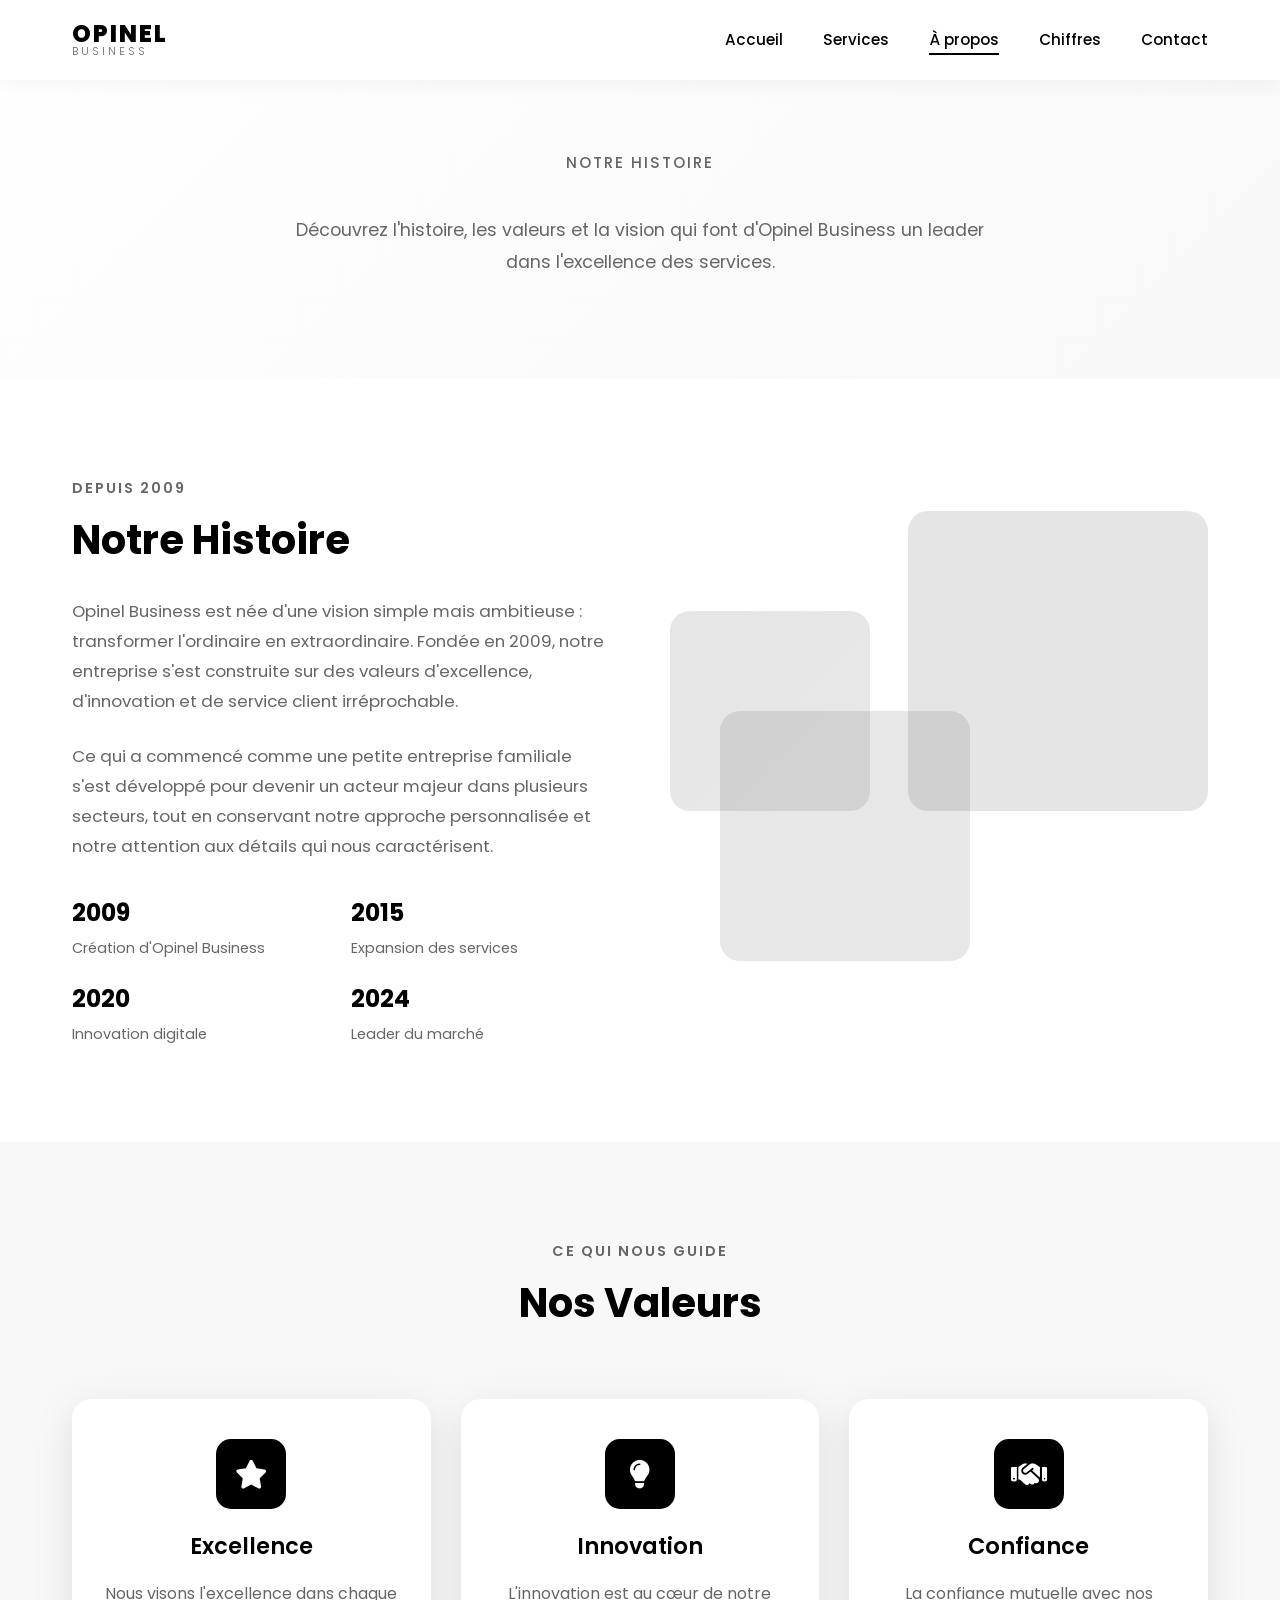
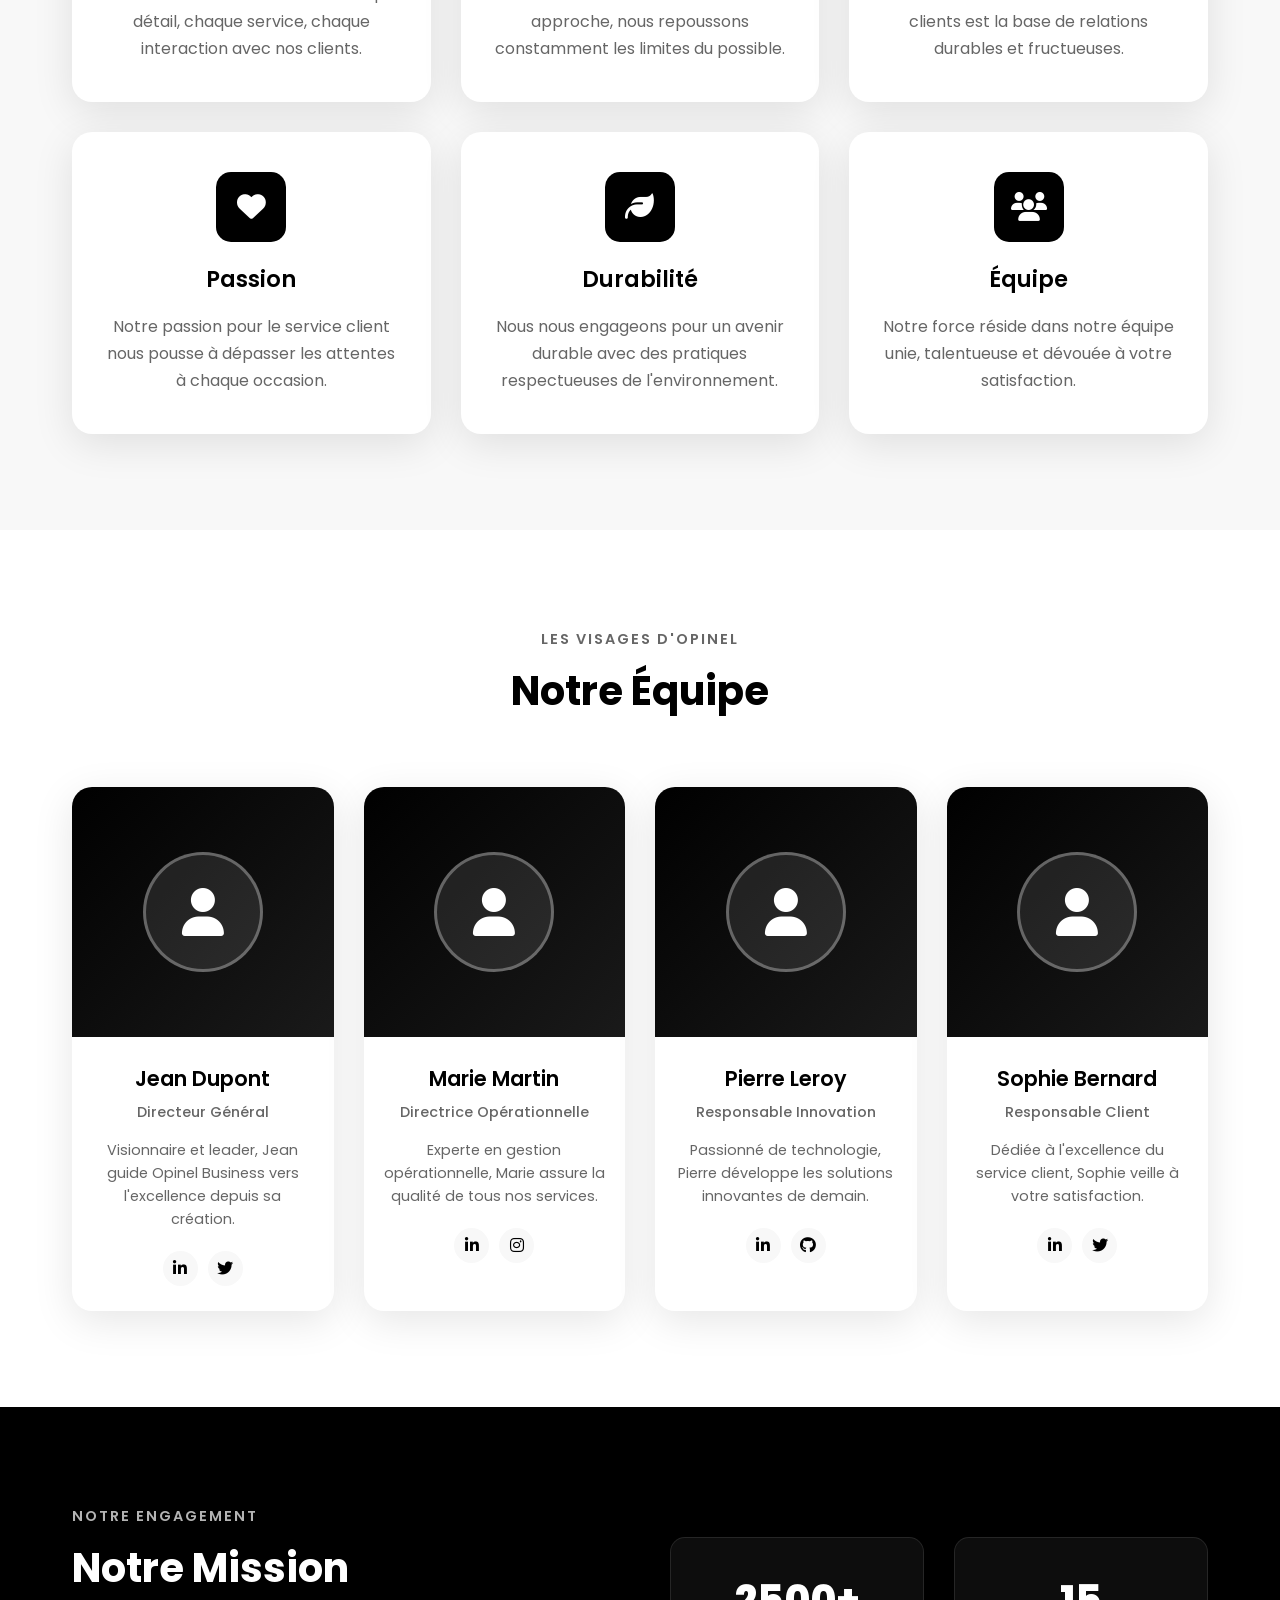
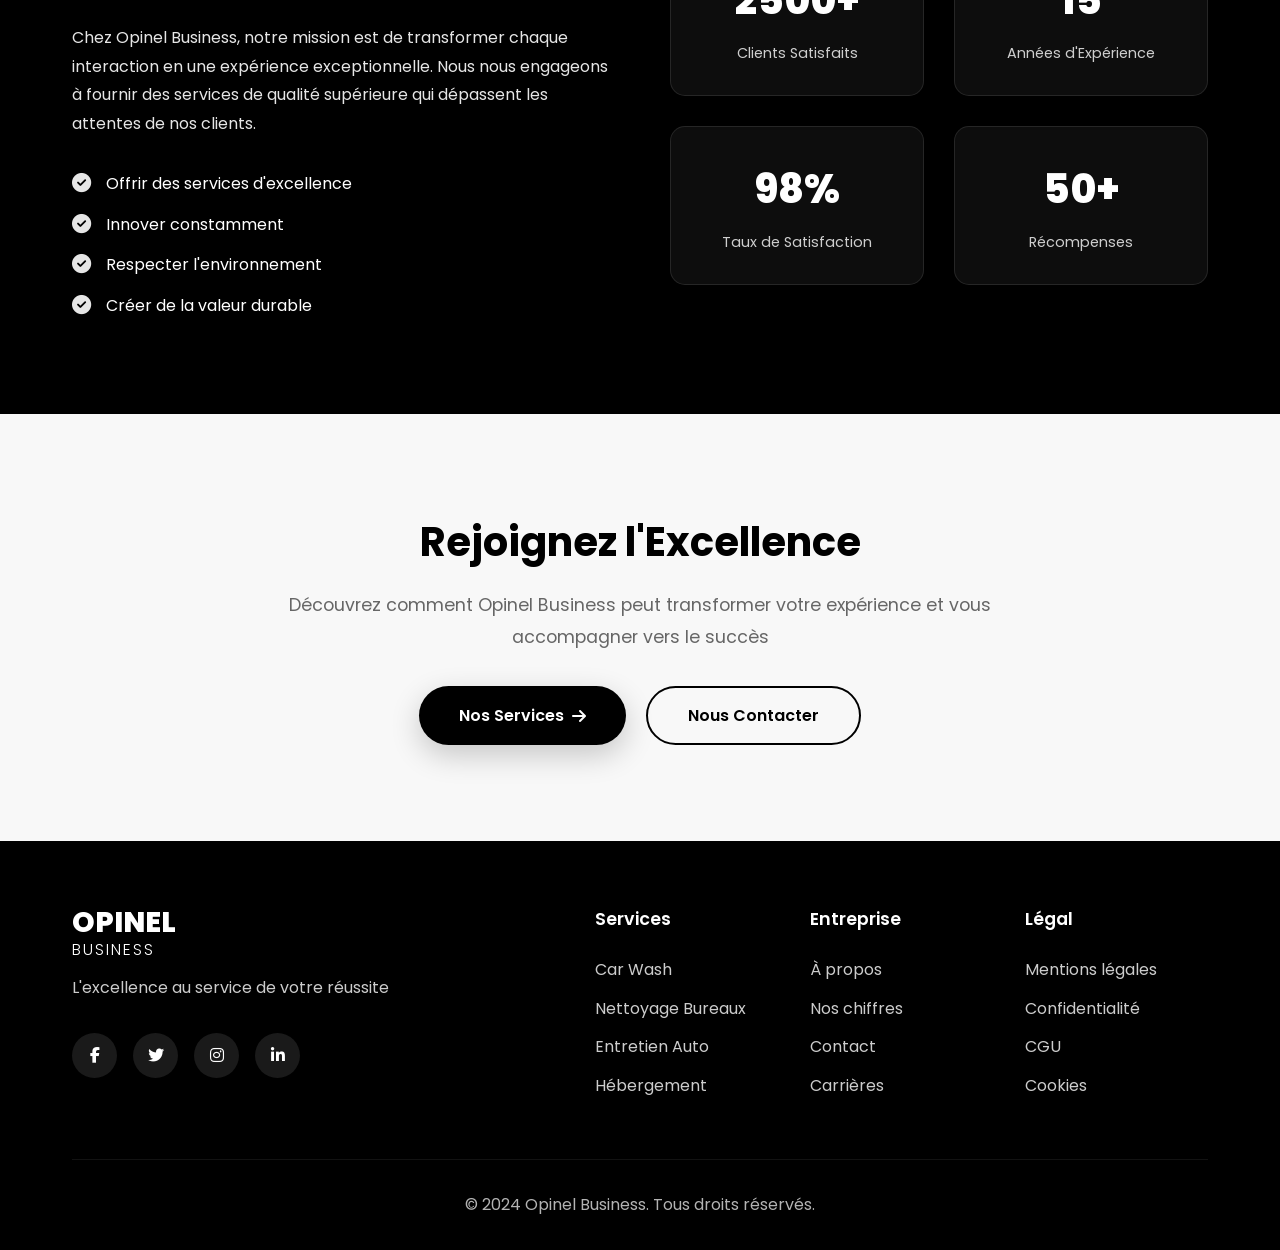
<file: about.html>
<!DOCTYPE html>
<html lang="fr">
<head>
    <meta charset="UTF-8">
    <meta name="viewport" content="width=device-width, initial-scale=1.0">
    <title>À Propos - Opinel Business</title>
    <link rel="stylesheet" href="accueil.css">
    <link rel="stylesheet" href="about.css">
    <link rel="stylesheet" href="https://cdnjs.cloudflare.com/ajax/libs/font-awesome/6.4.0/css/all.min.css">
</head>
<body>
    <!-- Header -->
    <header class="header" id="header">
        <nav class="nav container">
            <a href="index.html" class="nav__logo">
                <span class="logo-text">OPINEL</span>
                <span class="logo-sub">BUSINESS</span>
            </a>
            
            <div class="nav__menu" id="nav-menu">
                <ul class="nav__list">
                    <li class="nav__item"><a href="index.html" class="nav__link">Accueil</a></li>
                    <li class="nav__item"><a href="services.html" class="nav__link">Services</a></li>
                    <li class="nav__item"><a href="about.html" class="nav__link active">À propos</a></li>
                    <li class="nav__item"><a href="index.html#stats" class="nav__link">Chiffres</a></li>
                    <li class="nav__item"><a href="index.html#contact" class="nav__link">Contact</a></li>
                </ul>
                <div class="nav__close" id="nav-close">
                    <i class="fas fa-times"></i>
                </div>
            </div>

            <div class="nav__toggle" id="nav-toggle">
                <i class="fas fa-bars"></i>
            </div>
        </nav>
    </header>

    <!-- Hero About -->
    <section class="about-hero">
        <div class="container">
            <div class="about-hero__content">
                <span class="hero__subtitle animate-fade">Notre Histoire</span>
                <h1 class="hero__title animate-slide-up">
                    À Propos d'<span class="gradient-text">Opinel Business</span>
                </h1>
                <p class="hero__description animate-fade-delay">
                    Découvrez l'histoire, les valeurs et la vision qui font d'Opinel Business un leader dans l'excellence des services.
                </p>
            </div>
        </div>
    </section>

    <!-- Notre Histoire -->
    <section class="our-story">
        <div class="container">
            <div class="story-container">
                <div class="story-content">
                    <span class="section__subtitle">Depuis 2009</span>
                    <h2 class="section__title">Notre Histoire</h2>
                    <p class="story-description">
                        Opinel Business est née d'une vision simple mais ambitieuse : transformer l'ordinaire en extraordinaire. Fondée en 2009, notre entreprise s'est construite sur des valeurs d'excellence, d'innovation et de service client irréprochable.
                    </p>
                    <p class="story-description">
                        Ce qui a commencé comme une petite entreprise familiale s'est développé pour devenir un acteur majeur dans plusieurs secteurs, tout en conservant notre approche personnalisée et notre attention aux détails qui nous caractérisent.
                    </p>
                    <div class="story-highlights">
                        <div class="highlight">
                            <span class="highlight-year">2009</span>
                            <span class="highlight-text">Création d'Opinel Business</span>
                        </div>
                        <div class="highlight">
                            <span class="highlight-year">2015</span>
                            <span class="highlight-text">Expansion des services</span>
                        </div>
                        <div class="highlight">
                            <span class="highlight-year">2020</span>
                            <span class="highlight-text">Innovation digitale</span>
                        </div>
                        <div class="highlight">
                            <span class="highlight-year">2024</span>
                            <span class="highlight-text">Leader du marché</span>
                        </div>
                    </div>
                </div>
                <div class="story-image">
                    <div class="story-shape-1"></div>
                    <div class="story-shape-2"></div>
                    <div class="story-shape-3"></div>
                </div>
            </div>
        </div>
    </section>

    <!-- Nos Valeurs -->
    <section class="our-values">
        <div class="container">
            <div class="section__header">
                <span class="section__subtitle">Ce qui nous guide</span>
                <h2 class="section__title">Nos Valeurs</h2>
            </div>

            <div class="values-grid">
                <div class="value-card">
                    <div class="value-icon">
                        <i class="fas fa-star"></i>
                    </div>
                    <h3 class="value-title">Excellence</h3>
                    <p class="value-description">
                        Nous visons l'excellence dans chaque détail, chaque service, chaque interaction avec nos clients.
                    </p>
                </div>

                <div class="value-card">
                    <div class="value-icon">
                        <i class="fas fa-lightbulb"></i>
                    </div>
                    <h3 class="value-title">Innovation</h3>
                    <p class="value-description">
                        L'innovation est au cœur de notre approche, nous repoussons constamment les limites du possible.
                    </p>
                </div>

                <div class="value-card">
                    <div class="value-icon">
                        <i class="fas fa-handshake"></i>
                    </div>
                    <h3 class="value-title">Confiance</h3>
                    <p class="value-description">
                        La confiance mutuelle avec nos clients est la base de relations durables et fructueuses.
                    </p>
                </div>

                <div class="value-card">
                    <div class="value-icon">
                        <i class="fas fa-heart"></i>
                    </div>
                    <h3 class="value-title">Passion</h3>
                    <p class="value-description">
                        Notre passion pour le service client nous pousse à dépasser les attentes à chaque occasion.
                    </p>
                </div>

                <div class="value-card">
                    <div class="value-icon">
                        <i class="fas fa-leaf"></i>
                    </div>
                    <h3 class="value-title">Durabilité</h3>
                    <p class="value-description">
                        Nous nous engageons pour un avenir durable avec des pratiques respectueuses de l'environnement.
                    </p>
                </div>

                <div class="value-card">
                    <div class="value-icon">
                        <i class="fas fa-users"></i>
                    </div>
                    <h3 class="value-title">Équipe</h3>
                    <p class="value-description">
                        Notre force réside dans notre équipe unie, talentueuse et dévouée à votre satisfaction.
                    </p>
                </div>
            </div>
        </div>
    </section>

    <!-- Notre Équipe -->
    <section class="our-team">
        <div class="container">
            <div class="section__header">
                <span class="section__subtitle">Les visages d'Opinel</span>
                <h2 class="section__title">Notre Équipe</h2>
            </div>

            <div class="team-grid">
                <div class="team-member">
                    <div class="member-image">
                        <div class="member-avatar">
                            <i class="fas fa-user"></i>
                        </div>
                    </div>
                    <div class="member-info">
                        <h3 class="member-name">Jean Dupont</h3>
                        <span class="member-role">Directeur Général</span>
                        <p class="member-description">
                            Visionnaire et leader, Jean guide Opinel Business vers l'excellence depuis sa création.
                        </p>
                        <div class="member-social">
                            <a href="#" class="social-link"><i class="fab fa-linkedin-in"></i></a>
                            <a href="#" class="social-link"><i class="fab fa-twitter"></i></a>
                        </div>
                    </div>
                </div>

                <div class="team-member">
                    <div class="member-image">
                        <div class="member-avatar">
                            <i class="fas fa-user"></i>
                        </div>
                    </div>
                    <div class="member-info">
                        <h3 class="member-name">Marie Martin</h3>
                        <span class="member-role">Directrice Opérationnelle</span>
                        <p class="member-description">
                            Experte en gestion opérationnelle, Marie assure la qualité de tous nos services.
                        </p>
                        <div class="member-social">
                            <a href="#" class="social-link"><i class="fab fa-linkedin-in"></i></a>
                            <a href="#" class="social-link"><i class="fab fa-instagram"></i></a>
                        </div>
                    </div>
                </div>

                <div class="team-member">
                    <div class="member-image">
                        <div class="member-avatar">
                            <i class="fas fa-user"></i>
                        </div>
                    </div>
                    <div class="member-info">
                        <h3 class="member-name">Pierre Leroy</h3>
                        <span class="member-role">Responsable Innovation</span>
                        <p class="member-description">
                            Passionné de technologie, Pierre développe les solutions innovantes de demain.
                        </p>
                        <div class="member-social">
                            <a href="#" class="social-link"><i class="fab fa-linkedin-in"></i></a>
                            <a href="#" class="social-link"><i class="fab fa-github"></i></a>
                        </div>
                    </div>
                </div>

                <div class="team-member">
                    <div class="member-image">
                        <div class="member-avatar">
                            <i class="fas fa-user"></i>
                        </div>
                    </div>
                    <div class="member-info">
                        <h3 class="member-name">Sophie Bernard</h3>
                        <span class="member-role">Responsable Client</span>
                        <p class="member-description">
                            Dédiée à l'excellence du service client, Sophie veille à votre satisfaction.
                        </p>
                        <div class="member-social">
                            <a href="#" class="social-link"><i class="fab fa-linkedin-in"></i></a>
                            <a href="#" class="social-link"><i class="fab fa-twitter"></i></a>
                        </div>
                    </div>
                </div>
            </div>
        </div>
    </section>

    <!-- Notre Mission -->
    <section class="our-mission">
        <div class="container">
            <div class="mission-container">
                <div class="mission-content">
                    <span class="section__subtitle">Notre Engagement</span>
                    <h2 class="section__title">Notre Mission</h2>
                    <p class="mission-description">
                        Chez Opinel Business, notre mission est de transformer chaque interaction en une expérience exceptionnelle. Nous nous engageons à fournir des services de qualité supérieure qui dépassent les attentes de nos clients.
                    </p>
                    <div class="mission-points">
                        <div class="mission-point">
                            <i class="fas fa-check-circle"></i>
                            <span>Offrir des services d'excellence</span>
                        </div>
                        <div class="mission-point">
                            <i class="fas fa-check-circle"></i>
                            <span>Innover constamment</span>
                        </div>
                        <div class="mission-point">
                            <i class="fas fa-check-circle"></i>
                            <span>Respecter l'environnement</span>
                        </div>
                        <div class="mission-point">
                            <i class="fas fa-check-circle"></i>
                            <span>Créer de la valeur durable</span>
                        </div>
                    </div>
                </div>
                <div class="mission-stats">
                    <div class="stat-item">
                        <span class="stat-number">2500+</span>
                        <span class="stat-label">Clients Satisfaits</span>
                    </div>
                    <div class="stat-item">
                        <span class="stat-number">15</span>
                        <span class="stat-label">Années d'Expérience</span>
                    </div>
                    <div class="stat-item">
                        <span class="stat-number">98%</span>
                        <span class="stat-label">Taux de Satisfaction</span>
                    </div>
                    <div class="stat-item">
                        <span class="stat-number">50+</span>
                        <span class="stat-label">Récompenses</span>
                    </div>
                </div>
            </div>
        </div>
    </section>

    <!-- CTA Section -->
    <section class="cta-section">
        <div class="container">
            <div class="cta-content">
                <h2 class="cta-title">Rejoignez l'Excellence</h2>
                <p class="cta-description">
                    Découvrez comment Opinel Business peut transformer votre expérience et vous accompagner vers le succès
                </p>
                <div class="cta-buttons">
                    <a href="services.html" class="btn btn-primary btn-large">
                        Nos Services
                        <i class="fas fa-arrow-right"></i>
                    </a>
                    <a href="index.html#contact" class="btn btn-secondary btn-large">
                        Nous Contacter
                    </a>
                </div>
            </div>
        </div>
    </section>

    <!-- Footer -->
    <footer class="footer">
        <div class="container">
            <div class="footer__container">
                <div class="footer__brand">
                    <h3 class="footer__logo">
                        <span>OPINEL</span>
                        <span>BUSINESS</span>
                    </h3>
                    <p class="footer__description">
                        L'excellence au service de votre réussite
                    </p>
                    <div class="footer__social">
                        <a href="#" class="social__link"><i class="fab fa-facebook-f"></i></a>
                        <a href="#" class="social__link"><i class="fab fa-twitter"></i></a>
                        <a href="#" class="social__link"><i class="fab fa-instagram"></i></a>
                        <a href="#" class="social__link"><i class="fab fa-linkedin-in"></i></a>
                    </div>
                </div>

                <div class="footer__links">
                    <div class="footer__column">
                        <h4 class="footer__title">Services</h4>
                        <ul class="footer__list">
                            <li><a href="Carwash.html">Car Wash</a></li>
                            <li><a href="services.html">Nettoyage Bureaux</a></li>
                            <li><a href="services.html">Entretien Auto</a></li>
                            <li><a href="Rbnb.html">Hébergement</a></li>
                        </ul>
                    </div>

                    <div class="footer__column">
                        <h4 class="footer__title">Entreprise</h4>
                        <ul class="footer__list">
                            <li><a href="about.html">À propos</a></li>
                            <li><a href="index.html#stats">Nos chiffres</a></li>
                            <li><a href="index.html#contact">Contact</a></li>
                            <li><a href="#">Carrières</a></li>
                        </ul>
                    </div>

                    <div class="footer__column">
                        <h4 class="footer__title">Légal</h4>
                        <ul class="footer__list">
                            <li><a href="#">Mentions légales</a></li>
                            <li><a href="#">Confidentialité</a></li>
                            <li><a href="#">CGU</a></li>
                            <li><a href="#">Cookies</a></li>
                        </ul>
                    </div>
                </div>
            </div>

            <div class="footer__bottom">
                <p>&copy; 2024 Opinel Business. Tous droits réservés.</p>
            </div>
        </div>
    </footer>

    <script src="accueil.js"></script>
</body>
</html>
</file>
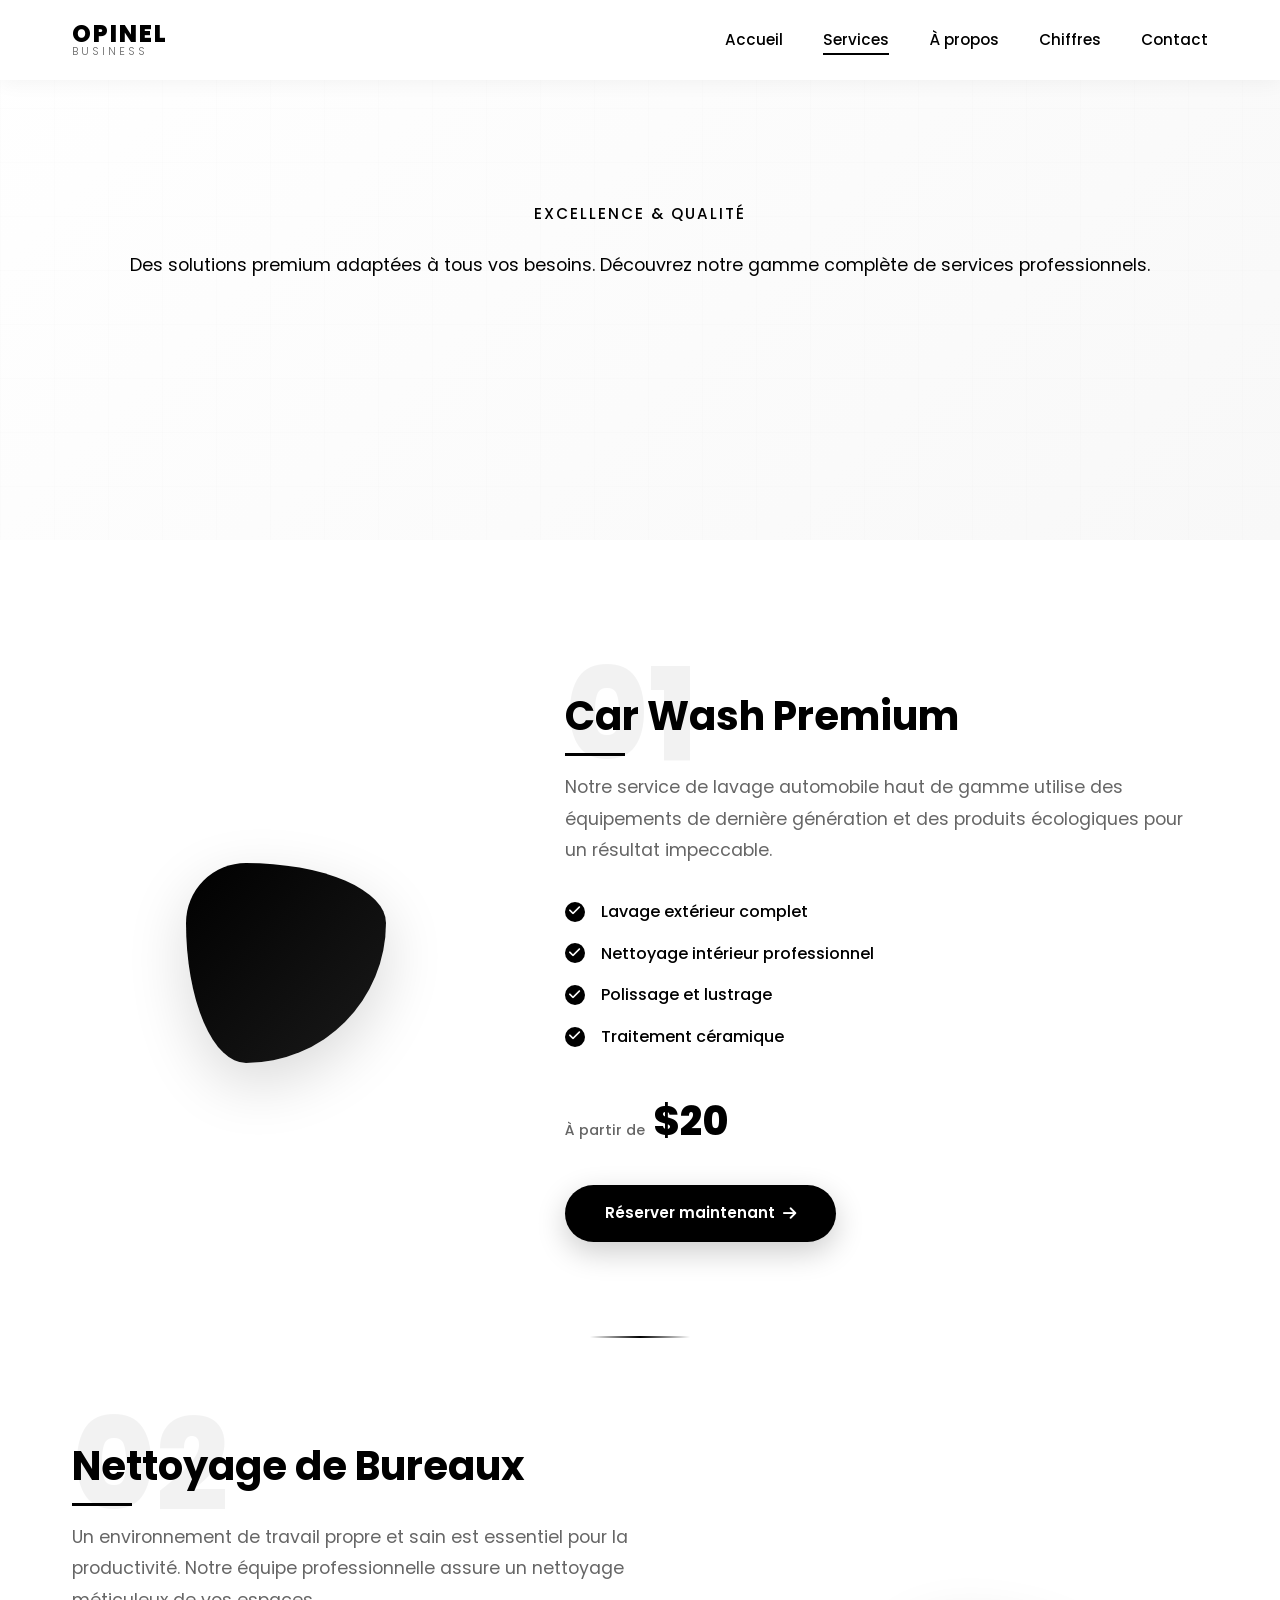
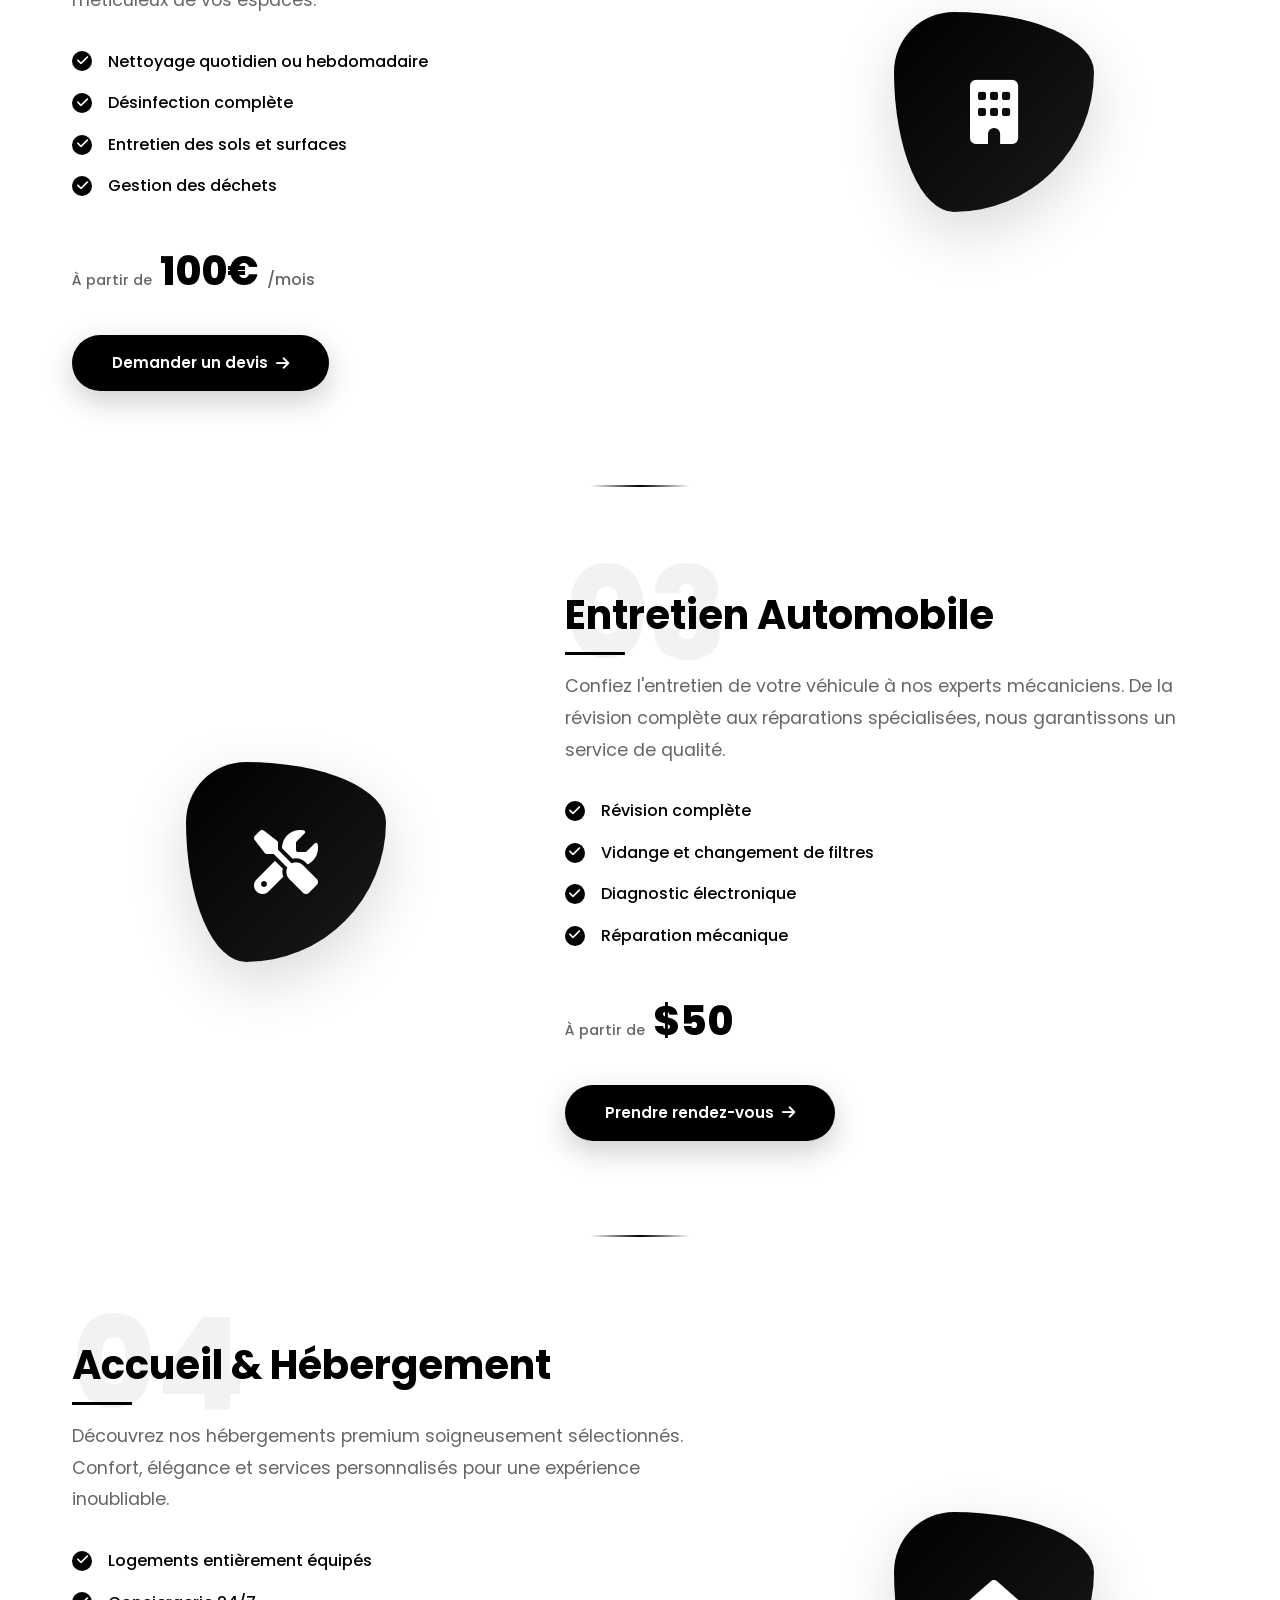
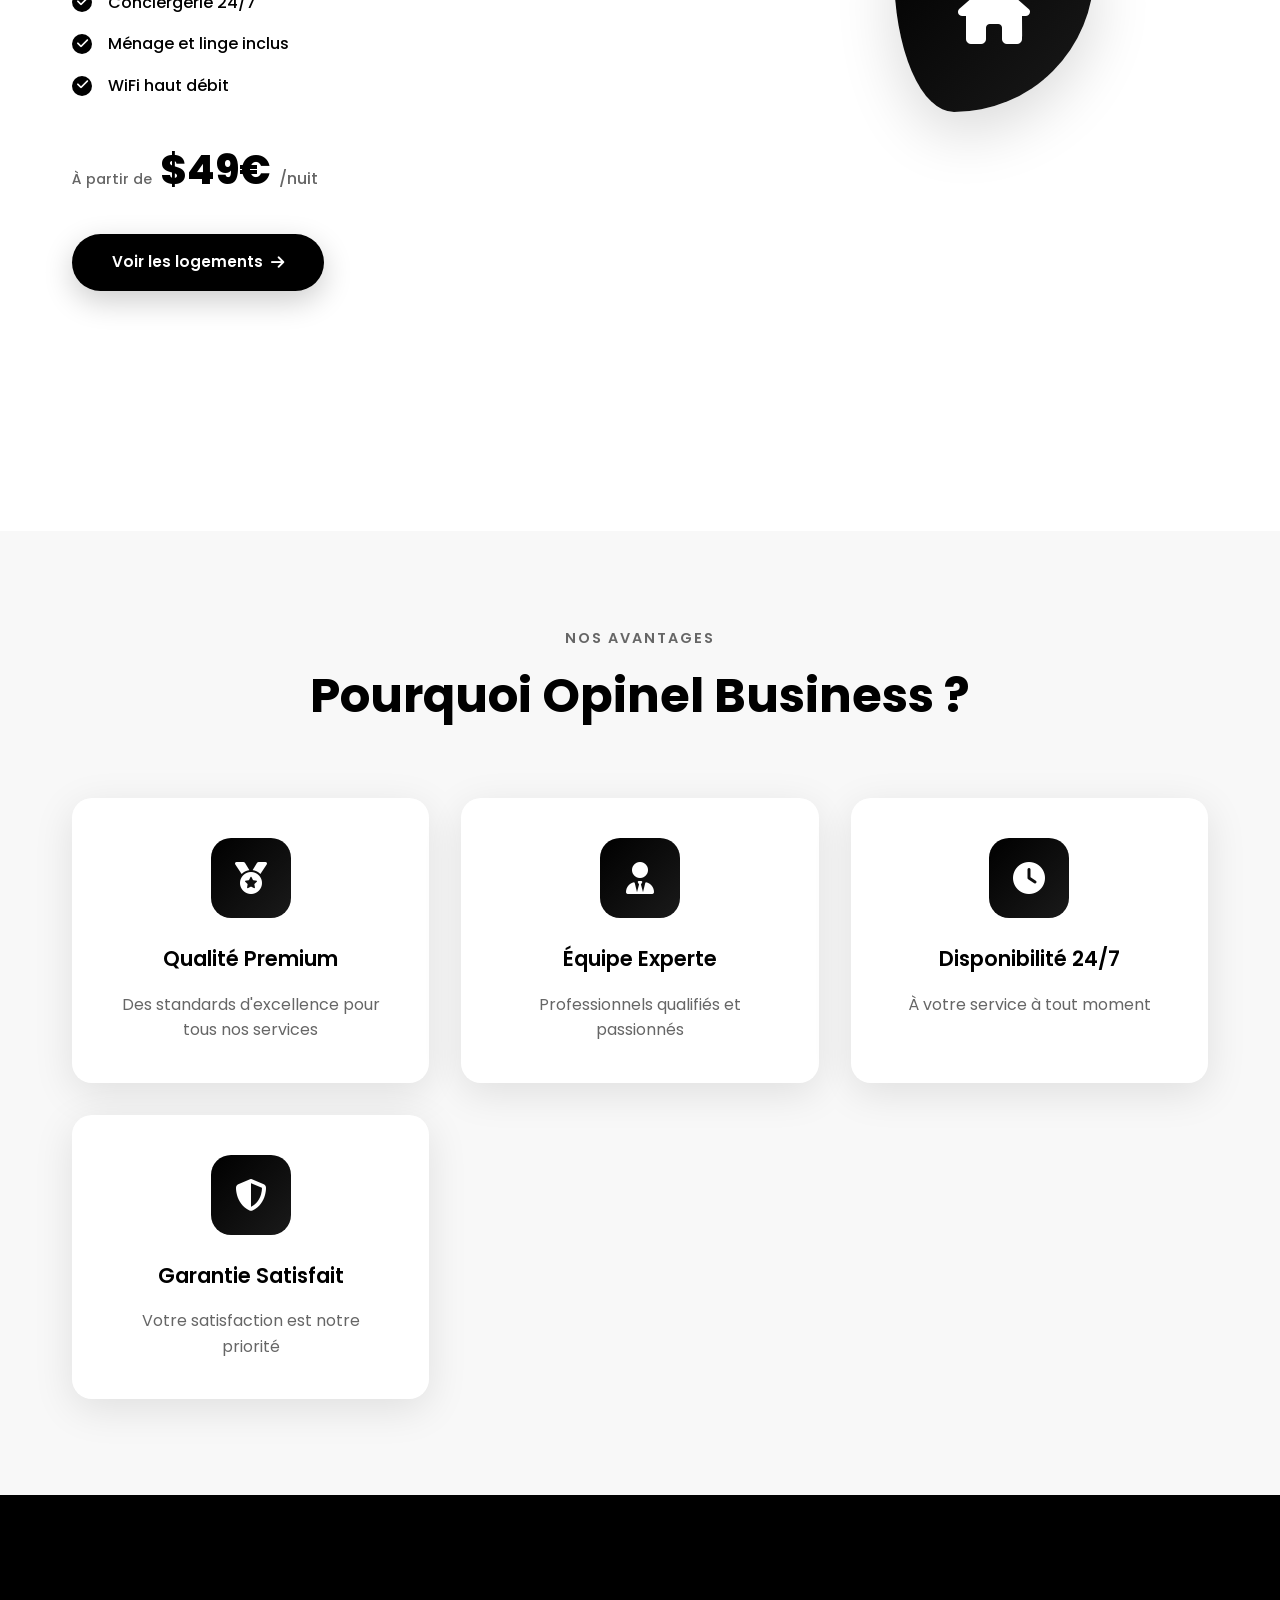
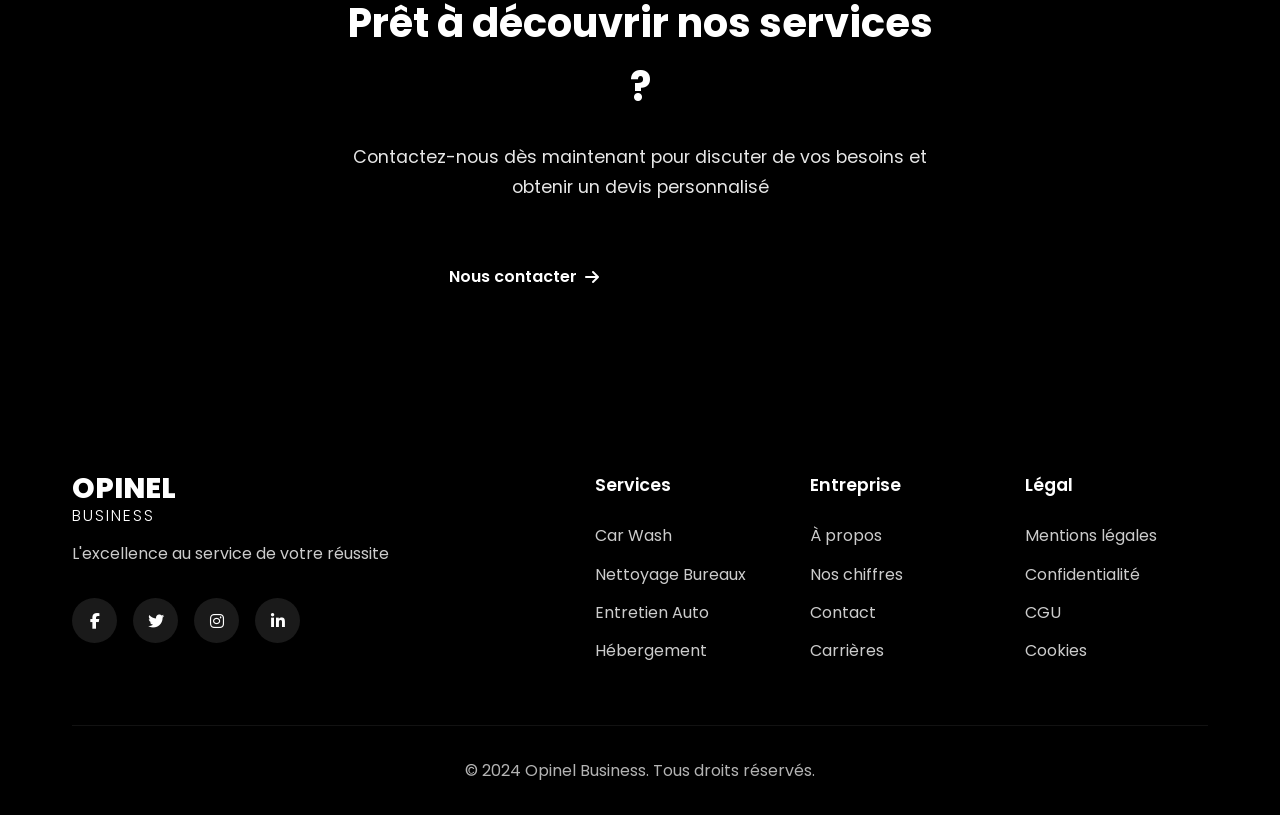
<file: services.html>
<!DOCTYPE html>
<html lang="fr">
<head>
    <meta charset="UTF-8">
    <meta name="viewport" content="width=device-width, initial-scale=1.0">
    <title>Nos Services - Opinel Business</title>
    <link rel="stylesheet" href="accueil.css">
    <link rel="stylesheet" href="services.css">
    <link rel="stylesheet" href="https://cdnjs.cloudflare.com/ajax/libs/font-awesome/6.4.0/css/all.min.css">
</head>
<body>
    <!-- Header -->
    <header class="header" id="header">
        <nav class="nav container">
            <a href="accueil.html" class="nav__logo">
                <span class="logo-text">OPINEL</span>
                <span class="logo-sub">BUSINESS</span>
            </a>
            
            <div class="nav__menu" id="nav-menu">
                <ul class="nav__list">
                    <li class="nav__item"><a href="index.html" class="nav__link">Accueil</a></li>
                    <li class="nav__item"><a href="services.html" class="nav__link active">Services</a></li>
                    <li class="nav__item"><a href="about.html" class="nav__link">À propos</a></li>
                    <li class="nav__item"><a href="index.html#stats" class="nav__link">Chiffres</a></li>
                    <li class="nav__item"><a href="index.html#contact" class="nav__link">Contact</a></li>
                </ul>
                <div class="nav__close" id="nav-close">
                    <i class="fas fa-times"></i>
                </div>
            </div>

            <div class="nav__toggle" id="nav-toggle">
                <i class="fas fa-bars"></i>
            </div>
        </nav>
    </header>

    <!-- Hero Services -->
    <section class="services-hero">
        <div class="container">
            <div class="services-hero__content">
                <span class="hero__subtitle animate-fade">Excellence & Qualité</span>
                <h1 class="hero__title animate-slide-up">
                    Nos <span class="gradient-text">Services</span>
                </h1>
                <p class="hero__description animate-fade-delay">
                    Des solutions premium adaptées à tous vos besoins. Découvrez notre gamme complète de services professionnels.
                </p>
            </div>
        </div>
    </section>

    <!-- Services Détaillés -->
    <section class="services-detailed">
        <div class="container">
            <!-- Service 1: Car Wash -->
            <div class="service-detail">
                <div class="service-detail__image">
                    <div class="service-detail__icon">
                        <i class="fas fa-car-wash"></i>
                    </div>
                </div>
                <div class="service-detail__content">
                    <span class="service-detail__number">01</span>
                    <h2 class="service-detail__title">Car Wash Premium</h2>
                    <p class="service-detail__description">
                        Notre service de lavage automobile haut de gamme utilise des équipements de dernière génération et des produits écologiques pour un résultat impeccable.
                    </p>
                    <ul class="service-detail__features">
                        <li><i class="fas fa-check"></i> Lavage extérieur complet</li>
                        <li><i class="fas fa-check"></i> Nettoyage intérieur professionnel</li>
                        <li><i class="fas fa-check"></i> Polissage et lustrage</li>
                        <li><i class="fas fa-check"></i> Traitement céramique</li>
                    </ul>
                    <div class="service-detail__pricing">
                        <span class="price-label">À partir de</span>
                        <span class="price-value">$20</span>
                    </div>
                    <a href="Carwash.html" class="btn btn-primary">
                        Réserver maintenant
                        <i class="fas fa-arrow-right"></i>
                    </a>
                </div>
            </div>

            <!-- Service 2: Nettoyage Bureaux -->
            <div class="service-detail reverse">
                <div class="service-detail__image">
                    <div class="service-detail__icon">
                        <i class="fas fa-building"></i>
                    </div>
                </div>
                <div class="service-detail__content">
                    <span class="service-detail__number">02</span>
                    <h2 class="service-detail__title">Nettoyage de Bureaux</h2>
                    <p class="service-detail__description">
                        Un environnement de travail propre et sain est essentiel pour la productivité. Notre équipe professionnelle assure un nettoyage méticuleux de vos espaces.
                    </p>
                    <ul class="service-detail__features">
                        <li><i class="fas fa-check"></i> Nettoyage quotidien ou hebdomadaire</li>
                        <li><i class="fas fa-check"></i> Désinfection complète</li>
                        <li><i class="fas fa-check"></i> Entretien des sols et surfaces</li>
                        <li><i class="fas fa-check"></i> Gestion des déchets</li>
                    </ul>
                    <div class="service-detail__pricing">
                        <span class="price-label">À partir de</span>
                        <span class="price-value">100€</span>
                        <span class="price-period">/mois</span>
                    </div>
                    <a href="index.html#contact" class="btn btn-primary">
                        Demander un devis
                        <i class="fas fa-arrow-right"></i>
                    </a>
                </div>
            </div>

            <!-- Service 3: Entretien Automobile -->
            <div class="service-detail">
                <div class="service-detail__image">
                    <div class="service-detail__icon">
                        <i class="fas fa-tools"></i>
                    </div>
                </div>
                <div class="service-detail__content">
                    <span class="service-detail__number">03</span>
                    <h2 class="service-detail__title">Entretien Automobile</h2>
                    <p class="service-detail__description">
                        Confiez l'entretien de votre véhicule à nos experts mécaniciens. De la révision complète aux réparations spécialisées, nous garantissons un service de qualité.
                    </p>
                    <ul class="service-detail__features">
                        <li><i class="fas fa-check"></i> Révision complète</li>
                        <li><i class="fas fa-check"></i> Vidange et changement de filtres</li>
                        <li><i class="fas fa-check"></i> Diagnostic électronique</li>
                        <li><i class="fas fa-check"></i> Réparation mécanique</li>
                    </ul>
                    <div class="service-detail__pricing">
                        <span class="price-label">À partir de</span>
                        <span class="price-value">$50</span>
                    </div>
                    <a href="index.html#contact" class="btn btn-primary">
                        Prendre rendez-vous
                        <i class="fas fa-arrow-right"></i>
                    </a>
                </div>
            </div>

            <!-- Service 4: Accueil/Hébergement -->
            <div class="service-detail reverse">
                <div class="service-detail__image">
                    <div class="service-detail__icon">
                        <i class="fas fa-home"></i>
                    </div>
                </div>
                <div class="service-detail__content">
                    <span class="service-detail__number">04</span>
                    <h2 class="service-detail__title">Accueil & Hébergement</h2>
                    <p class="service-detail__description">
                        Découvrez nos hébergements premium soigneusement sélectionnés. Confort, élégance et services personnalisés pour une expérience inoubliable.
                    </p>
                    <ul class="service-detail__features">
                        <li><i class="fas fa-check"></i> Logements entièrement équipés</li>
                        <li><i class="fas fa-check"></i> Conciergerie 24/7</li>
                        <li><i class="fas fa-check"></i> Ménage et linge inclus</li>
                        <li><i class="fas fa-check"></i> WiFi haut débit</li>
                    </ul>
                    <div class="service-detail__pricing">
                        <span class="price-label">À partir de</span>
                        <span class="price-value">$49€</span>
                        <span class="price-period">/nuit</span>
                    </div>
                    <a href="hebergement.html" class="btn btn-primary">
                        Voir les logements
                        <i class="fas fa-arrow-right"></i>
                    </a>
                </div>
            </div>
        </div>
    </section>

    <!-- Pourquoi nous choisir -->
    <section class="why-choose">
        <div class="container">
            <div class="section__header">
                <span class="section__subtitle">Nos Avantages</span>
                <h2 class="section__title">Pourquoi Opinel Business ?</h2>
            </div>

            <div class="why-choose__grid">
                <div class="why-card">
                    <div class="why-card__icon">
                        <i class="fas fa-medal"></i>
                    </div>
                    <h3 class="why-card__title">Qualité Premium</h3>
                    <p class="why-card__description">
                        Des standards d'excellence pour tous nos services
                    </p>
                </div>

                <div class="why-card">
                    <div class="why-card__icon">
                        <i class="fas fa-user-tie"></i>
                    </div>
                    <h3 class="why-card__title">Équipe Experte</h3>
                    <p class="why-card__description">
                        Professionnels qualifiés et passionnés
                    </p>
                </div>

                <div class="why-card">
                    <div class="why-card__icon">
                        <i class="fas fa-clock"></i>
                    </div>
                    <h3 class="why-card__title">Disponibilité 24/7</h3>
                    <p class="why-card__description">
                        À votre service à tout moment
                    </p>
                </div>

                <div class="why-card">
                    <div class="why-card__icon">
                        <i class="fas fa-shield-alt"></i>
                    </div>
                    <h3 class="why-card__title">Garantie Satisfait</h3>
                    <p class="why-card__description">
                        Votre satisfaction est notre priorité
                    </p>
                </div>
            </div>
        </div>
    </section>

    <!-- CTA Section -->
    <section class="cta-section">
        <div class="container">
            <div class="cta-content">
                <h2 class="cta-title">Prêt à découvrir nos services ?</h2>
                <p class="cta-description">
                    Contactez-nous dès maintenant pour discuter de vos besoins et obtenir un devis personnalisé
                </p>
                <div class="cta-buttons">
                    <a href="index.html#contact" class="btn btn-primary btn-large">
                        Nous contacter
                        <i class="fas fa-arrow-right"></i>
                    </a>
                    <a href="portail.html" class="btn btn-secondary btn-large">
                        Espace client
                    </a>
                </div>
            </div>
        </div>
    </section>

    <!-- Footer -->
    <footer class="footer">
        <div class="container">
            <div class="footer__container">
                <div class="footer__brand">
                    <h3 class="footer__logo">
                        <span>OPINEL</span>
                        <span>BUSINESS</span>
                    </h3>
                    <p class="footer__description">
                        L'excellence au service de votre réussite
                    </p>
                    <div class="footer__social">
                        <a href="#" class="social__link"><i class="fab fa-facebook-f"></i></a>
                        <a href="#" class="social__link"><i class="fab fa-twitter"></i></a>
                        <a href="#" class="social__link"><i class="fab fa-instagram"></i></a>
                        <a href="#" class="social__link"><i class="fab fa-linkedin-in"></i></a>
                    </div>
                </div>

                <div class="footer__links">
                    <div class="footer__column">
                        <h4 class="footer__title">Services</h4>
                        <ul class="footer__list">
                            <li><a href="Carwash.html">Car Wash</a></li>
                            <li><a href="services.html">Nettoyage Bureaux</a></li>
                            <li><a href="services.html">Entretien Auto</a></li>
                            <li><a href="hebergement.html">Hébergement</a></li>
                        </ul>
                    </div>

                    <div class="footer__column">
                        <h4 class="footer__title">Entreprise</h4>
                        <ul class="footer__list">
                            <li><a href="about.html">À propos</a></li>
                            <li><a href="index.html#stats">Nos chiffres</a></li>
                            <li><a href="index.html#contact">Contact</a></li>
                            <li><a href="#">Carrières</a></li>
                        </ul>
                    </div>

                    <div class="footer__column">
                        <h4 class="footer__title">Légal</h4>
                        <ul class="footer__list">
                            <li><a href="#">Mentions légales</a></li>
                            <li><a href="#">Confidentialité</a></li>
                            <li><a href="#">CGU</a></li>
                            <li><a href="#">Cookies</a></li>
                        </ul>
                    </div>
                </div>
            </div>

            <div class="footer__bottom">
                <p>&copy; 2024 Opinel Business. Tous droits réservés.</p>
            </div>
        </div>
    </footer>

    <script src="accueil.js"></script>
</body>
</html>
</file>
<file: accueil.css>
@import url('https://fonts.googleapis.com/css2?family=Poppins:wght@300;400;500;600;700;800&display=swap');

:root {
    --primary-color: #000000;
    --secondary-color: #ffffff;
    --accent-color: #1a1a1a;
    --text-dark: #000000;
    --text-light: #666666;
    --text-white: #ffffff;
    --bg-light: #f8f8f8;
    --transition: all 0.4s cubic-bezier(0.4, 0, 0.2, 1);
    --shadow: 0 10px 40px rgba(0, 0, 0, 0.1);
    --shadow-hover: 0 20px 60px rgba(0, 0, 0, 0.15);
}

* {
    margin: 0;
    padding: 0;
    box-sizing: border-box;
}

html {
    scroll-behavior: smooth;
}

body {
    font-family: 'Poppins', sans-serif;
    background-color: var(--secondary-color);
    color: var(--text-dark);
    line-height: 1.6;
    overflow-x: hidden;
}

.container {
    max-width: 1200px;
    margin: 0 auto;
    padding: 0 2rem;
}

/* Header Sophistiqué */
.header {
    position: fixed;
    top: 0;
    left: 0;
    width: 100%;
    background: rgba(255, 255, 255, 0.95);
    backdrop-filter: blur(10px);
    box-shadow: 0 2px 20px rgba(0, 0, 0, 0.05);
    z-index: 1000;
    transition: var(--transition);
}

.header.scroll-header {
    background: rgba(255, 255, 255, 0.98);
    box-shadow: 0 2px 30px rgba(0, 0, 0, 0.1);
}

.nav {
    display: flex;
    justify-content: space-between;
    align-items: center;
    height: 80px;
}

.nav__logo {
    display: flex;
    flex-direction: column;
    text-decoration: none;
    line-height: 1;
}

.logo-text {
    font-size: 1.5rem;
    font-weight: 800;
    color: var(--primary-color);
    letter-spacing: 2px;
}

.logo-sub {
    font-size: 0.7rem;
    font-weight: 300;
    color: var(--text-light);
    letter-spacing: 3px;
}

.nav__list {
    display: flex;
    gap: 2.5rem;
    list-style: none;
}

.nav__link {
    text-decoration: none;
    color: var(--text-dark);
    font-weight: 500;
    font-size: 0.95rem;
    position: relative;
    transition: var(--transition);
}

.nav__link::after {
    content: '';
    position: absolute;
    bottom: -5px;
    left: 0;
    width: 0;
    height: 2px;
    background: var(--primary-color);
    transition: var(--transition);
}

.nav__link:hover::after,
.nav__link.active::after {
    width: 100%;
}

.nav__toggle,
.nav__close {
    display: none;
    font-size: 1.5rem;
    cursor: pointer;
}

/* Hero Section */
.hero {
    min-height: 100vh;
    display: flex;
    align-items: center;
    justify-content: center;
    position: relative;
    padding-top: 80px;
    background: linear-gradient(135deg, rgba(255, 255, 255, 0.55) 0%, rgba(248, 248, 248, 0.55) 100%),
                url('images/CW\(29\).jpg') center/contain no-repeat fixed;
    overflow: hidden;
}

.hero::before {
    content: '';
    position: absolute;
    top: 0;
    left: 0;
    width: 100%;
    height: 100%;
    background: linear-gradient(135deg, rgba(255, 255, 255, 0.55) 0%, rgba(248, 248, 248, 0.55) 100%);
    z-index: 0;
    pointer-events: none;
}

.hero__container {
    display: grid;
    grid-template-columns: 1fr 1fr;
    gap: 4rem;
    align-items: center;
    position: relative;
    z-index: 1;
}

.hero__subtitle {
    font-size: 0.95rem;
    font-weight: 500;
    color: var(--text-dark);
    letter-spacing: 2px;
    text-transform: uppercase;
    display: block;
    margin-bottom: 1rem;
}

.hero__title {
    font-size: 4.5rem;
    font-weight: 800;
    line-height: 1.1;
    margin-bottom: 1.5rem;
    color: var(--primary-color);
}

.gradient-text {
    background: linear-gradient(135deg, #000000 0%, #434343 100%);
    -webkit-background-clip: text;
    -webkit-text-fill-color: transparent;
    background-clip: text;
}

.hero__description {
    font-size: 1.1rem;
    color: var(--text-dark);
    margin-bottom: 2.5rem;
    line-height: 1.8;
}

.hero__buttons {
    display: flex;
    gap: 1.5rem;
    flex-wrap: wrap;
}

.btn {
    padding: 1rem 2.5rem;
    border-radius: 50px;
    text-decoration: none;
    font-weight: 600;
    font-size: 0.95rem;
    transition: var(--transition);
    display: inline-flex;
    align-items: center;
    gap: 0.5rem;
    border: none;
    cursor: pointer;
}

.btn-primary {
    background: var(--primary-color);
    color: var(--text-white);
    box-shadow: 0 10px 30px rgba(0, 0, 0, 0.2);
}

.btn-primary:hover {
    transform: translateY(-3px);
    box-shadow: 0 15px 40px rgba(0, 0, 0, 0.3);
}

.btn-secondary {
    background: transparent;
    color: var(--primary-color);
    border: 2px solid var(--primary-color);
}

.btn-secondary:hover {
    background: var(--primary-color);
    color: var(--text-white);
    transform: translateY(-3px);
}

.btn-full {
    width: 100%;
    justify-content: center;
}

.hero__image {
    position: relative;
    height: 500px;
}

.hero__shape {
    width:50%;
    height: 50%;
    background: linear-gradient(135deg, #352f2f 0%, #434343 100%);
    border-radius: 30% 70% 70% 30% / 30% 30% 70% 70%;
    animation: morph 8s ease-in-out infinite;
    box-shadow: var(--shadow-hover);
    opacity: 0.5;
}

@keyframes morph {
    0%, 100% {
        border-radius: 30% 70% 70% 30% / 30% 30% 70% 70%;
    }
    50% {
        border-radius: 70% 30% 30% 70% / 70% 70% 30% 30%;
    }
}

.scroll-indicator {
    position: absolute;
    bottom: 2rem;
    left: 50%;
    transform: translateX(-50%);
    z-index: 1;
}

.scroll-indicator span {
    display: block;
    width: 2px;
    height: 50px;
    background: var(--primary-color);
    animation: scroll 2s ease-in-out infinite;
}

@keyframes scroll {
    0%, 100% {
        transform: translateY(0);
        opacity: 0;
    }
    50% {
        opacity: 1;
    }
}

/* Sections communes */
section {
    padding: 6rem 0;
}

.section__header {
    text-align: center;
    margin-bottom: 4rem;
}

.section__subtitle {
    font-size: 0.9rem;
    font-weight: 600;
    color: var(--text-light);
    letter-spacing: 2px;
    text-transform: uppercase;
    display: block;
    margin-bottom: 0.5rem;
}

.section__title {
    font-size: 3rem;
    font-weight: 700;
    color: var(--primary-color);
}

/* Services */
.services {
    background: var(--bg-light);
}

.services__grid {
    display: grid;
    grid-template-columns: repeat(auto-fit, minmax(280px, 1fr));
    gap: 2rem;
}

.service__card {
    background: var(--secondary-color);
    padding: 2.5rem;
    border-radius: 20px;
    box-shadow: var(--shadow);
    transition: var(--transition);
    position: relative;
    overflow: hidden;
}

.service__card::before {
    content: '';
    position: absolute;
    top: 0;
    left: 0;
    width: 100%;
    height: 4px;
    background: linear-gradient(90deg, #000000 0%, #434343 100%);
    transform: scaleX(0);
    transition: var(--transition);
}

.service__card:hover {
    transform: translateY(-10px);
    box-shadow: var(--shadow-hover);
}

.service__card:hover::before {
    transform: scaleX(1);
}

.service__icon {
    width: 70px;
    height: 70px;
    background: var(--primary-color);
    color: var(--text-white);
    border-radius: 15px;
    display: flex;
    align-items: center;
    justify-content: center;
    font-size: 1.8rem;
    margin-bottom: 1.5rem;
    transition: var(--transition);
}

.service__card:hover .service__icon {
    transform: rotateY(360deg);
}

.service__title {
    font-size: 1.4rem;
    font-weight: 600;
    margin-bottom: 1rem;
    color: var(--primary-color);
}

.service__description {
    color: var(--text-light);
    margin-bottom: 1.5rem;
    line-height: 1.7;
}

.service__link {
    color: var(--primary-color);
    text-decoration: none;
    font-weight: 600;
    display: inline-flex;
    align-items: center;
    gap: 0.5rem;
    transition: var(--transition);
}

.service__link:hover {
    gap: 1rem;
}

/* About */
.about__container {
    display: grid;
    grid-template-columns: 1fr 1fr;
    gap: 4rem;
    align-items: center;
}

.about__image {
    position: relative;
    height: 500px;
}

.about__shape-1,
.about__shape-2 {
    position: absolute;
    border-radius: 20px;
}

.about__shape-1 {
    width: 80%;
    height: 80%;
    background: var(--primary-color);
    top: 0;
    left: 0;
    animation: float 6s ease-in-out infinite;
}

.about__shape-2 {
    width: 60%;
    height: 60%;
    background: var(--accent-color);
    bottom: 0;
    right: 0;
    animation: float 6s ease-in-out infinite reverse;
}

@keyframes float {
    0%, 100% {
        transform: translateY(0);
    }
    50% {
        transform: translateY(-20px);
    }
}

.about__description {
    color: var(--text-light);
    margin-bottom: 2rem;
    line-height: 1.8;
    font-size: 1.05rem;
}

.about__features {
    display: grid;
    grid-template-columns: repeat(2, 1fr);
    gap: 1rem;
}

.feature {
    display: flex;
    align-items: center;
    gap: 0.8rem;
    color: var(--text-dark);
    font-weight: 500;
}

.feature i {
    color: var(--primary-color);
    font-size: 1.2rem;
}

/* Stats */
.stats {
    background: var(--primary-color);
    color: var(--text-white);
}

.stats__grid {
    display: grid;
    grid-template-columns: repeat(auto-fit, minmax(250px, 1fr));
    gap: 3rem;
}

.stat__card {
    text-align: center;
    padding: 2rem;
}

.stat__card i {
    font-size: 3rem;
    margin-bottom: 1rem;
    opacity: 0.8;
}

.stat__number {
    font-size: 3.5rem;
    font-weight: 800;
    margin-bottom: 0.5rem;
}

.stat__label {
    font-size: 1rem;
    opacity: 0.9;
    font-weight: 300;
}

/* Contact */
.contact {
    background: var(--bg-light);
}

.contact__container {
    display: grid;
    grid-template-columns: 1fr 1.5fr;
    gap: 4rem;
}

.contact__info {
    display: flex;
    flex-direction: column;
    gap: 2rem;
}

.contact__card {
    background: var(--secondary-color);
    padding: 2rem;
    border-radius: 15px;
    box-shadow: var(--shadow);
    transition: var(--transition);
}

.contact__card:hover {
    transform: translateX(10px);
}

.contact__card i {
    font-size: 2rem;
    color: var(--primary-color);
    margin-bottom: 1rem;
}

.contact__card h3 {
    font-size: 1.2rem;
    margin-bottom: 0.5rem;
    color: var(--primary-color);
}

.contact__card p {
    color: var(--text-light);
}

.contact__form {
    background: var(--secondary-color);
    padding: 3rem;
    border-radius: 20px;
    box-shadow: var(--shadow);
}

.form__group {
    margin-bottom: 1.5rem;
}

.form__input {
    width: 100%;
    padding: 1rem 1.5rem;
    border: 2px solid #e0e0e0;
    border-radius: 10px;
    font-family: 'Poppins', sans-serif;
    font-size: 0.95rem;
    transition: var(--transition);
}

.form__input:focus {
    outline: none;
    border-color: var(--primary-color);
}

.form__textarea {
    resize: vertical;
    min-height: 120px;
}

/* Footer */
.footer {
    background: var(--primary-color);
    color: var(--text-white);
    padding: 4rem 0 2rem;
}

.footer__container {
    display: grid;
    grid-template-columns: 1.5fr 2fr;
    gap: 4rem;
    margin-bottom: 3rem;
}

.footer__logo {
    font-size: 1.8rem;
    font-weight: 800;
    margin-bottom: 1rem;
    display: flex;
    flex-direction: column;
    line-height: 1.2;
}

.footer__logo span:last-child {
    font-size: 1rem;
    font-weight: 300;
    letter-spacing: 2px;
}

.footer__description {
    opacity: 0.8;
    margin-bottom: 2rem;
}

.footer__social {
    display: flex;
    gap: 1rem;
}

.social__link {
    width: 45px;
    height: 45px;
    background: rgba(255, 255, 255, 0.1);
    border-radius: 50%;
    display: flex;
    align-items: center;
    justify-content: center;
    color: var(--text-white);
    text-decoration: none;
    transition: var(--transition);
}

.social__link:hover {
    background: var(--text-white);
    color: var(--primary-color);
    transform: translateY(-5px);
}

.footer__links {
    display: grid;
    grid-template-columns: repeat(3, 1fr);
    gap: 2rem;
}

.footer__title {
    font-size: 1.1rem;
    margin-bottom: 1.5rem;
    font-weight: 600;
}

.footer__list {
    list-style: none;
}

.footer__list li {
    margin-bottom: 0.8rem;
}

.footer__list a {
    color: rgba(255, 255, 255, 0.8);
    text-decoration: none;
    transition: var(--transition);
}

.footer__list a:hover {
    color: var(--text-white);
    padding-left: 5px;
}

.footer__bottom {
    text-align: center;
    padding-top: 2rem;
    border-top: 1px solid rgba(255, 255, 255, 0.1);
    opacity: 0.7;
}

/* Animations */
.animate-fade {
    opacity: 0;
    animation: fadeIn 1s ease forwards;
}

.animate-fade-delay {
    opacity: 0;
    animation: fadeIn 1s ease 0.3s forwards;
}

.animate-fade-delay-2 {
    opacity: 0;
    animation: fadeIn 1s ease 0.6s forwards;
}

.animate-slide-up {
    opacity: 0;
    transform: translateY(30px);
    animation: slideUp 1s ease 0.2s forwards;
}

.animate-float {
    animation: floatAnimation 3s ease-in-out infinite;
}

@keyframes fadeIn {
    to {
        opacity: 1;
    }
}

@keyframes slideUp {
    to {
        opacity: 1;
        transform: translateY(0);
    }
}

@keyframes floatAnimation {
    0%, 100% {
        transform: translateY(0);
    }
    50% {
        transform: translateY(-20px);
    }
}

/* Responsive */
@media screen and (max-width: 968px) {
    .nav__menu {
        position: fixed;
        top: 0;
        right: -100%;
        width: 75%;
        height: 100vh;
        background: var(--secondary-color);
        padding: 6rem 2rem 2rem;
        transition: var(--transition);
        box-shadow: -2px 0 20px rgba(0, 0, 0, 0.1);
    }

    .nav__menu.show-menu {
        right: 0;
    }

    .nav__list {
        flex-direction: column;
        gap: 2rem;
    }

    .nav__toggle,
    .nav__close {
        display: block;
    }

    .nav__close {
        position: absolute;
        top: 1.5rem;
        right: 1.5rem;
    }

    .hero__container,
    .about__container,
    .contact__container {
        grid-template-columns: 1fr;
        gap: 3rem;
    }

    .hero__title {
        font-size: 3rem;
    }

    .section__title {
        font-size: 2.5rem;
    }

    .footer__container {
        grid-template-columns: 1fr;
    }

    .footer__links {
        grid-template-columns: repeat(2, 1fr);
    }
}

@media screen and (max-width: 576px) {
    .hero__title {
        font-size: 2.5rem;
    }

    .section__title {
        font-size: 2rem;
    }

    .services__grid {
        grid-template-columns: 1fr;
    }

    .stats__grid {
        grid-template-columns: repeat(2, 1fr);
        gap: 2rem;
    }

    .footer__links {
        grid-template-columns: 1fr;
    }

    .contact__form {
        padding: 2rem;
    }
}
</file>
<file: about.css>
/* About Hero Section - Style cohérent avec le site */
.about-hero {
    padding: 150px 0 100px;
    background: linear-gradient(135deg, #ffffff 0%, #f8f8f8 100%);
    position: relative;
    overflow: hidden;
}

.about-hero::before {
    content: '';
    position: absolute;
    top: 0;
    left: 0;
    right: 0;
    bottom: 0;
    background: url('data:image/svg+xml,<svg xmlns="http://www.w3.org/2000/svg" viewBox="0 0 100 100"><defs><pattern id="grid" width="10" height="10" patternUnits="userSpaceOnUse"><path d="M 10 0 L 0 0 0 10" fill="none" stroke="%23000000" stroke-width="0.1" opacity="0.05"/></pattern></defs><rect width="100" height="100" fill="url(%23grid)"/></svg>');
    opacity: 0.5;
}

.about-hero__content {
    text-align: center;
    position: relative;
    z-index: 1;
}

.hero__subtitle {
    color: var(--text-light);
    font-size: 0.95rem;
    font-weight: 500;
    letter-spacing: 2px;
    text-transform: uppercase;
    margin-bottom: 1rem;
    display: inline-block;
}

.hero__title {
    font-size: 3.5rem;
    color: var(--primary-color);
    margin-bottom: 1.5rem;
    line-height: 1.2;
}

.gradient-text {
    background: linear-gradient(135deg, #000000 0%, #434343 100%);
    -webkit-background-clip: text;
    -webkit-text-fill-color: transparent;
    background-clip: text;
}

.hero__description {
    font-size: 1.1rem;
    color: var(--text-light);
    max-width: 700px;
    margin: 0 auto;
    line-height: 1.8;
}

/* Our Story Section */
.our-story {
    padding: 6rem 0;
    background: var(--secondary-color);
}

.story-container {
    display: grid;
    grid-template-columns: 1fr 1fr;
    gap: 60px;
    align-items: center;
}

.section__subtitle {
    color: var(--text-light);
    font-size: 0.9rem;
    font-weight: 600;
    letter-spacing: 2px;
    text-transform: uppercase;
    margin-bottom: 0.5rem;
    display: inline-block;
}

.section__title {
    font-size: 2.5rem;
    color: var(--primary-color);
    margin-bottom: 1.5rem;
    font-weight: 700;
}

.story-description {
    color: var(--text-light);
    line-height: 1.8;
    margin-bottom: 1.5rem;
    font-size: 1.05rem;
}

.story-highlights {
    display: grid;
    grid-template-columns: repeat(2, 1fr);
    gap: 20px;
    margin-top: 2rem;
}

.highlight {
    display: flex;
    flex-direction: column;
    gap: 5px;
}

.highlight-year {
    font-size: 1.5rem;
    font-weight: 700;
    color: var(--primary-color);
}

.highlight-text {
    color: var(--text-light);
    font-size: 0.9rem;
}

.story-image {
    position: relative;
    height: 500px;
}

.story-shape-1, .story-shape-2, .story-shape-3 {
    position: absolute;
    border-radius: 20px;
}

.story-shape-1 {
    width: 300px;
    height: 300px;
    background: var(--primary-color);
    top: 0;
    right: 0;
    opacity: 0.1;
}

.story-shape-2 {
    width: 250px;
    height: 250px;
    background: var(--accent-color);
    bottom: 50px;
    left: 50px;
    opacity: 0.1;
}

.story-shape-3 {
    width: 200px;
    height: 200px;
    background: linear-gradient(135deg, var(--primary-color) 0%, var(--accent-color) 100%);
    top: 100px;
    left: 0;
    opacity: 0.1;
}

/* Our Values Section */
.our-values {
    padding: 6rem 0;
    background: var(--bg-light);
}

.section__header {
    text-align: center;
    margin-bottom: 4rem;
}

.values-grid {
    display: grid;
    grid-template-columns: repeat(3, 1fr);
    gap: 30px;
}

.value-card {
    background: var(--secondary-color);
    padding: 40px 30px;
    border-radius: 20px;
    text-align: center;
    transition: var(--transition);
    box-shadow: var(--shadow);
    position: relative;
    overflow: hidden;
}

.value-card::before {
    content: '';
    position: absolute;
    top: 0;
    left: 0;
    width: 100%;
    height: 4px;
    background: linear-gradient(90deg, var(--primary-color) 0%, var(--accent-color) 100%);
    transform: scaleX(0);
    transition: var(--transition);
}

.value-card:hover {
    transform: translateY(-10px);
    box-shadow: var(--shadow-hover);
}

.value-card:hover::before {
    transform: scaleX(1);
}

.value-icon {
    width: 70px;
    height: 70px;
    background: var(--primary-color);
    border-radius: 15px;
    display: flex;
    align-items: center;
    justify-content: center;
    margin: 0 auto 20px;
    transition: var(--transition);
}

.value-card:hover .value-icon {
    transform: rotateY(360deg);
}

.value-icon i {
    font-size: 1.8rem;
    color: var(--text-white);
}

.value-title {
    font-size: 1.4rem;
    color: var(--primary-color);
    margin-bottom: 15px;
    font-weight: 600;
}

.value-description {
    color: var(--text-light);
    line-height: 1.7;
}

/* Our Team Section */
.our-team {
    padding: 6rem 0;
    background: var(--secondary-color);
}

.team-grid {
    display: grid;
    grid-template-columns: repeat(4, 1fr);
    gap: 30px;
}

.team-member {
    background: var(--secondary-color);
    border-radius: 20px;
    overflow: hidden;
    box-shadow: var(--shadow);
    transition: var(--transition);
}

.team-member:hover {
    transform: translateY(-10px);
    box-shadow: var(--shadow-hover);
}

.member-image {
    height: 250px;
    background: linear-gradient(135deg, var(--primary-color) 0%, var(--accent-color) 100%);
    display: flex;
    align-items: center;
    justify-content: center;
    position: relative;
    overflow: hidden;
}

.member-avatar {
    width: 120px;
    height: 120px;
    background: rgba(255, 255, 255, 0.1);
    border-radius: 50%;
    display: flex;
    align-items: center;
    justify-content: center;
    border: 3px solid rgba(255, 255, 255, 0.3);
}

.member-avatar i {
    font-size: 3rem;
    color: var(--text-white);
}

.member-info {
    padding: 25px 20px;
    text-align: center;
}

.member-name {
    font-size: 1.3rem;
    color: var(--primary-color);
    margin-bottom: 5px;
    font-weight: 600;
}

.member-role {
    color: var(--text-light);
    font-size: 0.9rem;
    font-weight: 500;
    display: block;
    margin-bottom: 15px;
}

.member-description {
    color: var(--text-light);
    font-size: 0.9rem;
    line-height: 1.6;
    margin-bottom: 20px;
}

.member-social {
    display: flex;
    gap: 10px;
    justify-content: center;
}

.social-link {
    width: 35px;
    height: 35px;
    background: var(--bg-light);
    border-radius: 50%;
    display: flex;
    align-items: center;
    justify-content: center;
    color: var(--primary-color);
    transition: var(--transition);
    text-decoration: none;
}

.social-link:hover {
    background: var(--primary-color);
    color: var(--text-white);
    transform: translateY(-3px);
}

/* Our Mission Section */
.our-mission {
    padding: 6rem 0;
    background: var(--primary-color);
}

.mission-container {
    display: grid;
    grid-template-columns: 1fr 1fr;
    gap: 60px;
    align-items: center;
}

.mission-content .section__subtitle {
    color: rgba(255, 255, 255, 0.7);
}

.mission-content .section__title {
    color: var(--text-white);
}

.mission-description {
    color: rgba(255, 255, 255, 0.9);
    line-height: 1.8;
    margin-bottom: 2rem;
}

.mission-points {
    display: flex;
    flex-direction: column;
    gap: 15px;
}

.mission-point {
    display: flex;
    align-items: center;
    gap: 15px;
    color: var(--text-white);
}

.mission-point i {
    color: var(--text-white);
    font-size: 1.2rem;
    opacity: 0.9;
}

.mission-stats {
    display: grid;
    grid-template-columns: repeat(2, 1fr);
    gap: 30px;
}

.stat-item {
    background: rgba(255, 255, 255, 0.05);
    padding: 30px;
    border-radius: 15px;
    text-align: center;
    border: 1px solid rgba(255, 255, 255, 0.1);
    transition: var(--transition);
}

.stat-item:hover {
    background: rgba(255, 255, 255, 0.1);
    border-color: rgba(255, 255, 255, 0.2);
    transform: translateY(-5px);
}

.stat-number {
    display: block;
    font-size: 2.5rem;
    font-weight: 800;
    color: var(--text-white);
    margin-bottom: 10px;
}

.stat-label {
    display: block;
    color: rgba(255, 255, 255, 0.8);
    font-size: 0.9rem;
}

/* CTA Section */
.cta-section {
    padding: 6rem 0;
    background: var(--bg-light);
}

.cta-content {
    text-align: center;
    max-width: 800px;
    margin: 0 auto;
}

.cta-title {
    font-size: 2.5rem;
    color: var(--primary-color);
    margin-bottom: 1rem;
    font-weight: 700;
}

.cta-description {
    font-size: 1.1rem;
    color: var(--text-light);
    margin-bottom: 2rem;
    line-height: 1.8;
}

.cta-buttons {
    display: flex;
    gap: 20px;
    justify-content: center;
}

.btn-large {
    padding: 15px 40px;
    font-size: 1rem;
}

/* Responsive */
@media screen and (max-width: 968px) {
    .hero__title {
        font-size: 2.5rem;
    }

    .story-container,
    .mission-container {
        grid-template-columns: 1fr;
        gap: 40px;
    }

    .story-image {
        height: 300px;
    }

    .values-grid {
        grid-template-columns: repeat(2, 1fr);
    }

    .team-grid {
        grid-template-columns: repeat(2, 1fr);
    }

    .mission-stats {
        grid-template-columns: repeat(2, 1fr);
    }
}

@media screen and (max-width: 576px) {
    .about-hero {
        padding: 120px 0 80px;
    }

    .hero__title {
        font-size: 2rem;
    }

    .hero__description {
        font-size: 1rem;
    }

    .section__title {
        font-size: 2rem;
    }

    .values-grid,
    .team-grid {
        grid-template-columns: 1fr;
    }

    .story-highlights {
        grid-template-columns: 1fr;
    }

    .cta-buttons {
        flex-direction: column;
    }

    .mission-stats {
        grid-template-columns: 1fr;
    }
}
</file>
<file: services.css>
/* Services Page Styles - Extension du design principal */

/* Hero Services */
.services-hero {
    min-height: 60vh;
    display: flex;
    align-items: center;
    justify-content: center;
    padding-top: 80px;
    background: linear-gradient(135deg, #ffffff 0%, #f8f8f8 100%);
    position: relative;
    overflow: hidden;
}

.services-hero::before {
    content: '';
    position: absolute;
    top: 0;
    left: 0;
    width: 100%;
    height: 100%;
    background: url('data:image/svg+xml,<svg xmlns="http://www.w3.org/2000/svg" viewBox="0 0 100 100"><defs><pattern id="grid" width="10" height="10" patternUnits="userSpaceOnUse"><path d="M 10 0 L 0 0 0 10" fill="none" stroke="%23000000" stroke-width="0.1" opacity="0.1"/></pattern></defs><rect width="100" height="100" fill="url(%23grid)"/></svg>');
    opacity: 0.3;
}

.services-hero__content {
    text-align: center;
    position: relative;
    z-index: 2;
}

/* Services Détaillés */
.services-detailed {
    padding: 6rem 0;
    background: var(--secondary-color);
}

.service-detail {
    display: grid;
    grid-template-columns: 1fr 1.5fr;
    gap: 4rem;
    align-items: center;
    margin-bottom: 6rem;
    padding: 3rem 0;
    position: relative;
}

.service-detail::after {
    content: '';
    position: absolute;
    bottom: -3rem;
    left: 50%;
    transform: translateX(-50%);
    width: 100px;
    height: 2px;
    background: linear-gradient(90deg, transparent, var(--primary-color), transparent);
}

.service-detail:last-child::after {
    display: none;
}

.service-detail.reverse {
    grid-template-columns: 1.5fr 1fr;
}

.service-detail.reverse .service-detail__image {
    order: 2;
}

.service-detail.reverse .service-detail__content {
    order: 1;
}

.service-detail__image {
    position: relative;
    height: 400px;
    display: flex;
    align-items: center;
    justify-content: center;
}

.service-detail__icon {
    width: 200px;
    height: 200px;
    background: linear-gradient(135deg, var(--primary-color) 0%, var(--accent-color) 100%);
    border-radius: 30% 70% 70% 30% / 30% 30% 70% 70%;
    display: flex;
    align-items: center;
    justify-content: center;
    font-size: 4rem;
    color: var(--text-white);
    box-shadow: var(--shadow-hover);
    animation: morphService 8s ease-in-out infinite;
    transition: var(--transition);
}

@keyframes morphService {
    0%, 100% {
        border-radius: 30% 70% 70% 30% / 30% 30% 70% 70%;
        transform: rotate(0deg);
    }
    25% {
        border-radius: 70% 30% 30% 70% / 70% 70% 30% 30%;
        transform: rotate(90deg);
    }
    50% {
        border-radius: 50% 50% 50% 50% / 50% 50% 50% 50%;
        transform: rotate(180deg);
    }
    75% {
        border-radius: 30% 70% 70% 30% / 70% 30% 30% 70%;
        transform: rotate(270deg);
    }
}

.service-detail__content {
    position: relative;
}

.service-detail__number {
    position: absolute;
    top: -2rem;
    left: 0;
    font-size: 8rem;
    font-weight: 800;
    color: rgba(0, 0, 0, 0.05);
    line-height: 1;
    z-index: -1;
}

.service-detail__title {
    font-size: 2.5rem;
    font-weight: 700;
    color: var(--primary-color);
    margin-bottom: 1.5rem;
    position: relative;
}

.service-detail__title::after {
    content: '';
    position: absolute;
    bottom: -0.5rem;
    left: 0;
    width: 60px;
    height: 3px;
    background: var(--primary-color);
}

.service-detail__description {
    font-size: 1.1rem;
    color: var(--text-light);
    line-height: 1.8;
    margin-bottom: 2rem;
}

.service-detail__features {
    list-style: none;
    margin-bottom: 2.5rem;
}

.service-detail__features li {
    display: flex;
    align-items: center;
    gap: 1rem;
    margin-bottom: 1rem;
    font-weight: 500;
    color: var(--text-dark);
}

.service-detail__features i {
    width: 20px;
    height: 20px;
    background: var(--primary-color);
    color: var(--text-white);
    border-radius: 50%;
    display: flex;
    align-items: center;
    justify-content: center;
    font-size: 0.8rem;
    flex-shrink: 0;
}

.service-detail__pricing {
    display: flex;
    align-items: baseline;
    gap: 0.5rem;
    margin-bottom: 2rem;
}

.price-label {
    font-size: 0.9rem;
    color: var(--text-light);
    font-weight: 500;
}

.price-value {
    font-size: 2.5rem;
    font-weight: 800;
    color: var(--primary-color);
}

.price-period {
    font-size: 1rem;
    color: var(--text-light);
    font-weight: 500;
}

/* Pourquoi nous choisir */
.why-choose {
    padding: 6rem 0;
    background: var(--bg-light);
}

.why-choose__grid {
    display: grid;
    grid-template-columns: repeat(auto-fit, minmax(280px, 1fr));
    gap: 2rem;
}

.why-card {
    background: var(--secondary-color);
    padding: 2.5rem;
    border-radius: 20px;
    box-shadow: var(--shadow);
    text-align: center;
    transition: var(--transition);
    position: relative;
    overflow: hidden;
}

.why-card::before {
    content: '';
    position: absolute;
    top: 0;
    left: 0;
    width: 100%;
    height: 4px;
    background: linear-gradient(90deg, var(--primary-color) 0%, var(--accent-color) 100%);
    transform: scaleX(0);
    transition: var(--transition);
}

.why-card:hover {
    transform: translateY(-10px);
    box-shadow: var(--shadow-hover);
}

.why-card:hover::before {
    transform: scaleX(1);
}

.why-card__icon {
    width: 80px;
    height: 80px;
    background: linear-gradient(135deg, var(--primary-color) 0%, var(--accent-color) 100%);
    color: var(--text-white);
    border-radius: 20px;
    display: flex;
    align-items: center;
    justify-content: center;
    font-size: 2rem;
    margin: 0 auto 1.5rem;
    transition: var(--transition);
}

.why-card:hover .why-card__icon {
    transform: rotateY(360deg);
}

.why-card__title {
    font-size: 1.3rem;
    font-weight: 600;
    color: var(--primary-color);
    margin-bottom: 1rem;
}

.why-card__description {
    color: var(--text-light);
    line-height: 1.6;
}

/* CTA Section */
.cta-section {
    padding: 6rem 0;
    background: var(--primary-color);
    color: var(--text-white);
    text-align: center;
}

.cta-content {
    max-width: 600px;
    margin: 0 auto;
}

.cta-title {
    font-size: 2.5rem;
    font-weight: 700;
    margin-bottom: 1.5rem;
}

.cta-description {
    font-size: 1.1rem;
    opacity: 0.9;
    margin-bottom: 2.5rem;
    line-height: 1.7;
}

.cta-buttons {
    display: flex;
    gap: 1.5rem;
    justify-content: center;
    flex-wrap: wrap;
}

.btn-large {
    padding: 1.2rem 3rem;
    font-size: 1rem;
}

/* Animations d'apparition */
.service-detail {
    opacity: 0;
    transform: translateY(50px);
    animation: fadeInUp 0.8s ease forwards;
}

.service-detail:nth-child(2) {
    animation-delay: 0.2s;
}

.service-detail:nth-child(3) {
    animation-delay: 0.4s;
}

.service-detail:nth-child(4) {
    animation-delay: 0.6s;
}

@keyframes fadeInUp {
    to {
        opacity: 1;
        transform: translateY(0);
    }
}

/* Responsive Design */
@media screen and (max-width: 968px) {
    .services-hero {
        min-height: 50vh;
        padding-top: 100px;
    }

    .service-detail,
    .service-detail.reverse {
        grid-template-columns: 1fr;
        gap: 3rem;
        margin-bottom: 4rem;
    }

    .service-detail.reverse .service-detail__image,
    .service-detail.reverse .service-detail__content {
        order: initial;
    }

    .service-detail__image {
        height: 300px;
    }

    .service-detail__icon {
        width: 150px;
        height: 150px;
        font-size: 3rem;
    }

    .service-detail__title {
        font-size: 2rem;
    }

    .service-detail__number {
        font-size: 6rem;
        top: -1.5rem;
    }

    .why-choose__grid {
        grid-template-columns: repeat(2, 1fr);
    }

    .cta-title {
        font-size: 2rem;
    }

    .cta-buttons {
        flex-direction: column;
        align-items: center;
    }

    .btn-large {
        width: 100%;
        max-width: 300px;
    }
}

@media screen and (max-width: 576px) {
    .services-hero__content .hero__title {
        font-size: 2.5rem;
    }

    .service-detail__title {
        font-size: 1.8rem;
    }

    .service-detail__number {
        font-size: 4rem;
        top: -1rem;
    }

    .service-detail__icon {
        width: 120px;
        height: 120px;
        font-size: 2.5rem;
    }

    .why-choose__grid {
        grid-template-columns: 1fr;
    }

    .price-value {
        font-size: 2rem;
    }

    .cta-title {
        font-size: 1.8rem;
    }
}

/* Effets de hover supplémentaires */
.service-detail:hover .service-detail__icon {
    transform: scale(1.1);
    box-shadow: 0 25px 80px rgba(0, 0, 0, 0.3);
}

.service-detail__features li:hover {
    transform: translateX(10px);
    transition: var(--transition);
}

.service-detail__features li:hover i {
    transform: scale(1.2);
}

/* Animation de scroll pour les éléments */
.animate-on-scroll {
    opacity: 0;
    transform: translateY(30px);
    transition: all 0.6s ease;
}

.animate-on-scroll.animated {
    opacity: 1;
    transform: translateY(0);
}
</file>
